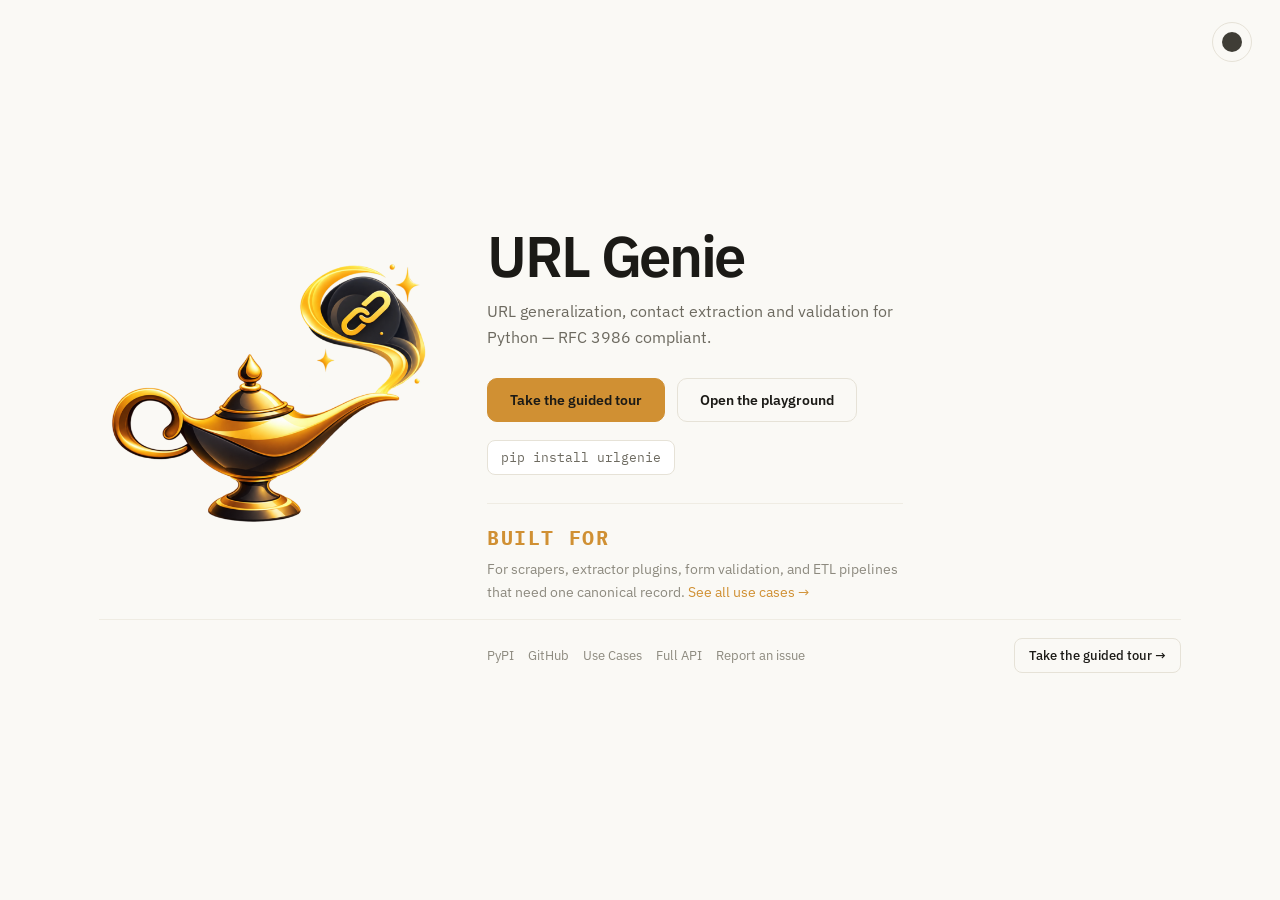
<file: docs/index.html>
<!DOCTYPE html>
<html lang="en">
<head>
<meta charset="utf-8">
<meta name="viewport" content="width=device-width, initial-scale=1">
<title>URL Genie — URL generalization, extraction and validation</title>
<meta name="description" content="URL generalization, contact extraction and validation for Python. RFC 3986 compliant.">
<link rel="icon" href="assets/mascot.png">
<link rel="preconnect" href="https://fonts.googleapis.com">
<link rel="preconnect" href="https://fonts.gstatic.com" crossorigin>
<link href="https://fonts.googleapis.com/css2?family=IBM+Plex+Sans:wght@400;500;600;700&family=IBM+Plex+Mono:wght@400;500;600&display=swap" rel="stylesheet">
<script>
(function(){try{var t=localStorage.getItem('urlgenie_theme');if(!t){t=window.matchMedia('(prefers-color-scheme: light)').matches?'light':'dark';localStorage.setItem('urlgenie_theme',t);}document.documentElement.dataset.theme=t;}catch(e){document.documentElement.dataset.theme='dark';}})();
</script>
<link rel="stylesheet" href="assets/theme.css">
<link rel="stylesheet" href="style.css">
</head>
<body>
<main class="landing">
  <button class="moon plain" id="theme" title="Switch theme" aria-label="Switch theme"><span><span></span></span></button>

  <div class="inner">
  <div class="hero">
    <img src="assets/mascot.png" alt="URL Genie" width="260" height="260">

    <div class="copy">
      <h1>URL Genie</h1>
      <p class="tag">URL generalization, contact extraction and validation for Python — RFC&nbsp;3986 compliant.</p>

      <div class="actions">
        <a class="btn primary" href="tour/">Take the guided tour</a>
        <a class="btn secondary" href="playground/">Open the playground</a>
      </div>

      <code class="install">pip install urlgenie</code>

      <p class="for"><span>BUILT FOR</span>For scrapers, extractor plugins, form validation, and ETL pipelines that need one canonical record. <a href="https://github.com/bluestero/urlgenie/blob/main/USE_CASES.md" target="_blank" rel="noopener">See all use cases →</a></p>
    </div>
  </div>

  <footer class="foot">
    <div class="links">
      <a href="https://pypi.org/project/urlgenie/" target="_blank" rel="noopener">PyPI</a>
      <a href="https://github.com/bluestero/urlgenie" target="_blank" rel="noopener">GitHub</a>
      <a href="https://github.com/bluestero/urlgenie/blob/main/USE_CASES.md" target="_blank" rel="noopener">Use Cases</a>
      <a href="https://github.com/bluestero/urlgenie#readme" target="_blank" rel="noopener">Full API</a>
      <a href="https://github.com/bluestero/urlgenie/issues" target="_blank" rel="noopener">Report an issue</a>
    </div>
    <a class="btn replay" href="tour/">Take the guided tour →</a>
  </footer>
  </div>
</main>
<script>
document.getElementById('theme').addEventListener('click', function () {
  var t = document.documentElement.dataset.theme === 'dark' ? 'light' : 'dark';
  document.documentElement.dataset.theme = t;
  try { localStorage.setItem('urlgenie_theme', t); } catch (e) {}
});
</script>
</body>
</html>
</file>
<file: docs/assets/theme.css>
/* URL Genie — shared theme, base resets and interaction rules */

:root{
  --bg:#0a0c11;--panel:#11151d;--panel2:#0d1118;--line:#212836;--line2:#1b2230;
  --fg:#e6e9ef;--fg2:#b6bfd1;--fg3:#8b93a7;--fg4:#6b7488;--in:#080a0f;--inl:#29313f;
  --acc:oklch(0.80 0.12 78);--accfg:#171205;--accsoft:oklch(0.80 0.12 78 / 0.12);
  --ok:oklch(0.82 0.14 155);--okbg:oklch(0.75 0.14 155 / 0.16);
  --bad:oklch(0.76 0.16 25);--badbg:oklch(0.68 0.17 25 / 0.16);
  --pad:28px;--h1:22px;
  --sans:'IBM Plex Sans',system-ui,-apple-system,sans-serif;
  --mono:'IBM Plex Mono',ui-monospace,monospace;
}
:root[data-theme="light"]{
  --bg:#faf9f5;--panel:#fff;--panel2:#f6f4ee;--line:#e6e2d7;--line2:#efece3;
  --fg:#1b1a16;--fg2:#3f3d36;--fg3:#6d6a60;--fg4:#8d8a7f;--in:#fff;--inl:#dcd7ca;
  --acc:oklch(0.70 0.13 72);--accfg:#1b1a16;--accsoft:oklch(0.70 0.13 72 / 0.10);
  --ok:oklch(0.50 0.13 155);--okbg:oklch(0.62 0.13 155 / 0.15);
  --bad:oklch(0.52 0.18 25);--badbg:oklch(0.62 0.18 25 / 0.12);
}
@media (max-width:640px){ :root{--pad:16px;--h1:19px} }

*{box-sizing:border-box}
html{transition:background-color .4s ease}
html,body{margin:0;padding:0;background:var(--bg)}
body{
  color:var(--fg);font-family:var(--sans);-webkit-font-smoothing:antialiased;
}
a{color:var(--acc);text-decoration:none}
button{font-family:var(--sans)}
div,span,code,input,textarea{transition:background-color .4s ease,border-color .4s ease,color .4s ease}

button,a{transition:background-color .2s ease,border-color .2s ease,color .2s ease,transform .2s ease,box-shadow .2s ease}
button:not(.plain):hover{transform:translateY(-1px);box-shadow:0 3px 12px rgba(0,0,0,.22)}
button:not(.plain):active{transform:translateY(1px);box-shadow:none}
button.plain:hover,button.plain:active{transform:none;box-shadow:none}

a:not(.btn){
  background-image:linear-gradient(var(--acc),var(--acc));background-size:0 1px;
  background-position:0 100%;background-repeat:no-repeat;
  transition:background-size .3s ease,color .2s ease;
}
a:not(.btn):hover{background-size:100% 1px;text-decoration:none}
a.btn:hover{text-decoration:none;transform:translateY(-1px)}

input,textarea{
  background:var(--in);border:1px solid var(--inl);border-radius:9px;padding:11px 13px;
  color:var(--fg);font:14px/1.4 var(--mono);outline:none;
}
input::placeholder,textarea::placeholder{color:var(--fg4)}
input:hover,textarea:hover{border-color:var(--fg3)}
input:focus,textarea:focus{border-color:var(--acc)}

/* theme toggle — inner moon, never lifts */
.moon{
  width:40px;height:40px;border-radius:50%;border:1px solid var(--line);background:transparent;
  cursor:pointer;display:flex;align-items:center;justify-content:center;flex:0 0 auto;
}
.moon:hover{border-color:var(--acc)}
.moon > span{
  position:relative;width:20px;height:20px;border-radius:50%;background:var(--fg2);
  overflow:hidden;display:block;transition:background-color .4s ease;
}
.moon > span > span{
  position:absolute;top:-6px;left:6px;width:20px;height:20px;border-radius:50%;
  background:var(--bg);transition:left .34s cubic-bezier(.4,0,.2,1);
}
:root[data-theme="light"] .moon > span > span{left:24px}

/* switch */
.sw{display:flex;align-items:center;gap:9px;background:transparent;border:none;cursor:pointer;padding:0}
.sw .track{width:36px;height:20px;border-radius:10px;background:var(--line);display:flex;align-items:center;padding:2px;transition:background .3s ease}
.sw .knob{width:16px;height:16px;border-radius:50%;background:#fff;margin-left:0;transition:margin-left .22s cubic-bezier(.4,0,.2,1);box-shadow:0 1px 2px rgba(0,0,0,.3)}
.sw[aria-checked="true"] .track{background:var(--acc)}
.sw[aria-checked="true"] .knob{margin-left:16px}
.sw .label{font:13px/1 var(--sans);color:var(--fg3);white-space:nowrap}

/* small shared bits */
.sig{font:12px/1 var(--mono);color:var(--fg2);background:var(--panel2);border:1px solid var(--line);border-radius:6px;padding:6px 8px}
.ghost{background:transparent;border:1px solid var(--line);border-radius:7px;padding:7px 9px;color:var(--fg4);font:11px/1 var(--mono);cursor:pointer;white-space:nowrap}
.ghost:hover{border-color:var(--acc);color:var(--acc)}
.solid{background:var(--acc);border:1px solid var(--acc);border-radius:9px;padding:11px 20px;color:var(--accfg);font:600 13px/1 var(--sans);cursor:pointer;white-space:nowrap}
.solid:hover{background:transparent;color:var(--acc)}
.solid[disabled]{background:var(--line);border-color:var(--line);color:var(--fg4);cursor:default}
.chip{background:var(--panel2);border:1px solid var(--line);border-radius:20px;padding:6px 11px;color:var(--fg3);font:12px/1 var(--mono);cursor:pointer;max-width:320px;overflow:hidden;text-overflow:ellipsis;white-space:nowrap}
.chip:hover{border-color:var(--acc);color:var(--acc)}
.kicker{font:700 13px/1.4 var(--mono);letter-spacing:.10em;color:var(--acc)}
.status{display:flex;align-items:center;gap:8px;background:var(--panel);border:1px solid var(--line);border-radius:8px;padding:8px 11px;font:12px/1 var(--sans);color:var(--fg3)}
.status .dot{width:7px;height:7px;border-radius:50%;background:var(--acc)}
.status.ready .dot{background:var(--ok)}
.card{background:var(--panel);border:1px solid var(--line);border-radius:14px;padding:18px var(--pad) 16px;display:flex;flex-direction:column;gap:12px}
.badge{font:600 11px/1.2 var(--mono);padding:6px 9px;border-radius:6px;white-space:nowrap;background:var(--badbg);color:var(--bad)}
.badge.ok{background:var(--okbg);color:var(--ok)}

@keyframes riseA{from{opacity:0;transform:translateY(6px)}to{opacity:1;transform:none}}
@keyframes riseB{from{opacity:0;transform:translateY(10px)}to{opacity:1;transform:none}}

/* shared footer, used on every page */
.foot{display:flex;align-items:center;justify-content:space-between;gap:18px;border-top:1px solid var(--line2);margin-top:34px;padding-top:18px;flex-wrap:wrap}
.foot .links{display:flex;align-items:center;gap:14px;font:13px/1 var(--sans);color:var(--fg4);flex-wrap:wrap}
.foot .links a{color:var(--fg4)}
.foot .links a:hover{color:var(--acc)}
.foot .replay{font:500 13px/1 var(--sans);color:var(--fg);border:1px solid var(--line);border-radius:8px;padding:10px 14px}
.foot .replay:hover{border-color:var(--acc);color:var(--acc)}
</file>
<file: docs/style.css>
/* Landing page only */

.landing{
  min-height:100vh;display:flex;flex-direction:column;align-items:center;justify-content:center;
  gap:0;padding:64px var(--pad);position:relative;
}
.inner{width:100%;max-width:1082px;display:flex;flex-direction:column}
.landing > .moon{position:absolute;top:22px;right:var(--pad)}

.hero{display:flex;align-items:flex-start;gap:48px;width:100%}
.hero > img{object-fit:contain;width:340px;height:340px;flex:0 0 auto}
.hero .copy{display:flex;flex-direction:column;align-items:flex-start;min-width:0}

.hero h1{
  margin:0;font:600 clamp(38px,6vw,58px)/1 var(--sans);letter-spacing:-.04em;
}
.hero .tag{
  margin:14px 0 0;max-width:42ch;font:16px/1.6 var(--sans);color:var(--fg3);text-wrap:pretty;
}

.actions{display:flex;gap:12px;margin:28px 0 0;flex-wrap:wrap}
.btn.primary,.btn.secondary{border-radius:10px;padding:14px 22px;font:600 14px/1 var(--sans)}
.btn.primary{background:var(--acc);color:var(--accfg);border:1px solid var(--acc)}
.btn.primary:hover{background:transparent;color:var(--acc)}
.btn.secondary{border:1px solid var(--line);color:var(--fg)}
.btn.secondary:hover{border-color:var(--acc);color:var(--acc)}

.install{
  margin:18px 0 0;font:13px/1 var(--mono);color:var(--fg3);
  background:var(--panel);border:1px solid var(--line);border-radius:8px;padding:10px 13px;
}

.for{
  margin:28px 0 0;padding-top:20px;border-top:1px solid var(--line2);
  max-width:52ch;font:13.5px/1.65 var(--sans);color:var(--fg4);text-wrap:pretty;
}
.for span{
  display:block;margin-bottom:6px;font:700 20px/1.4 var(--mono);letter-spacing:.08em;color:var(--acc);
}

.landing .foot{margin:16px 0 0;padding-left:388px}

@media (max-width:760px){
  .landing .foot{padding-left:0}
  .hero{flex-direction:column;gap:20px;text-align:left;align-items:flex-start}
  .hero > img{width:289px;height:289px}
  .landing{justify-content:flex-start;padding-top:72px}
}
</file>
